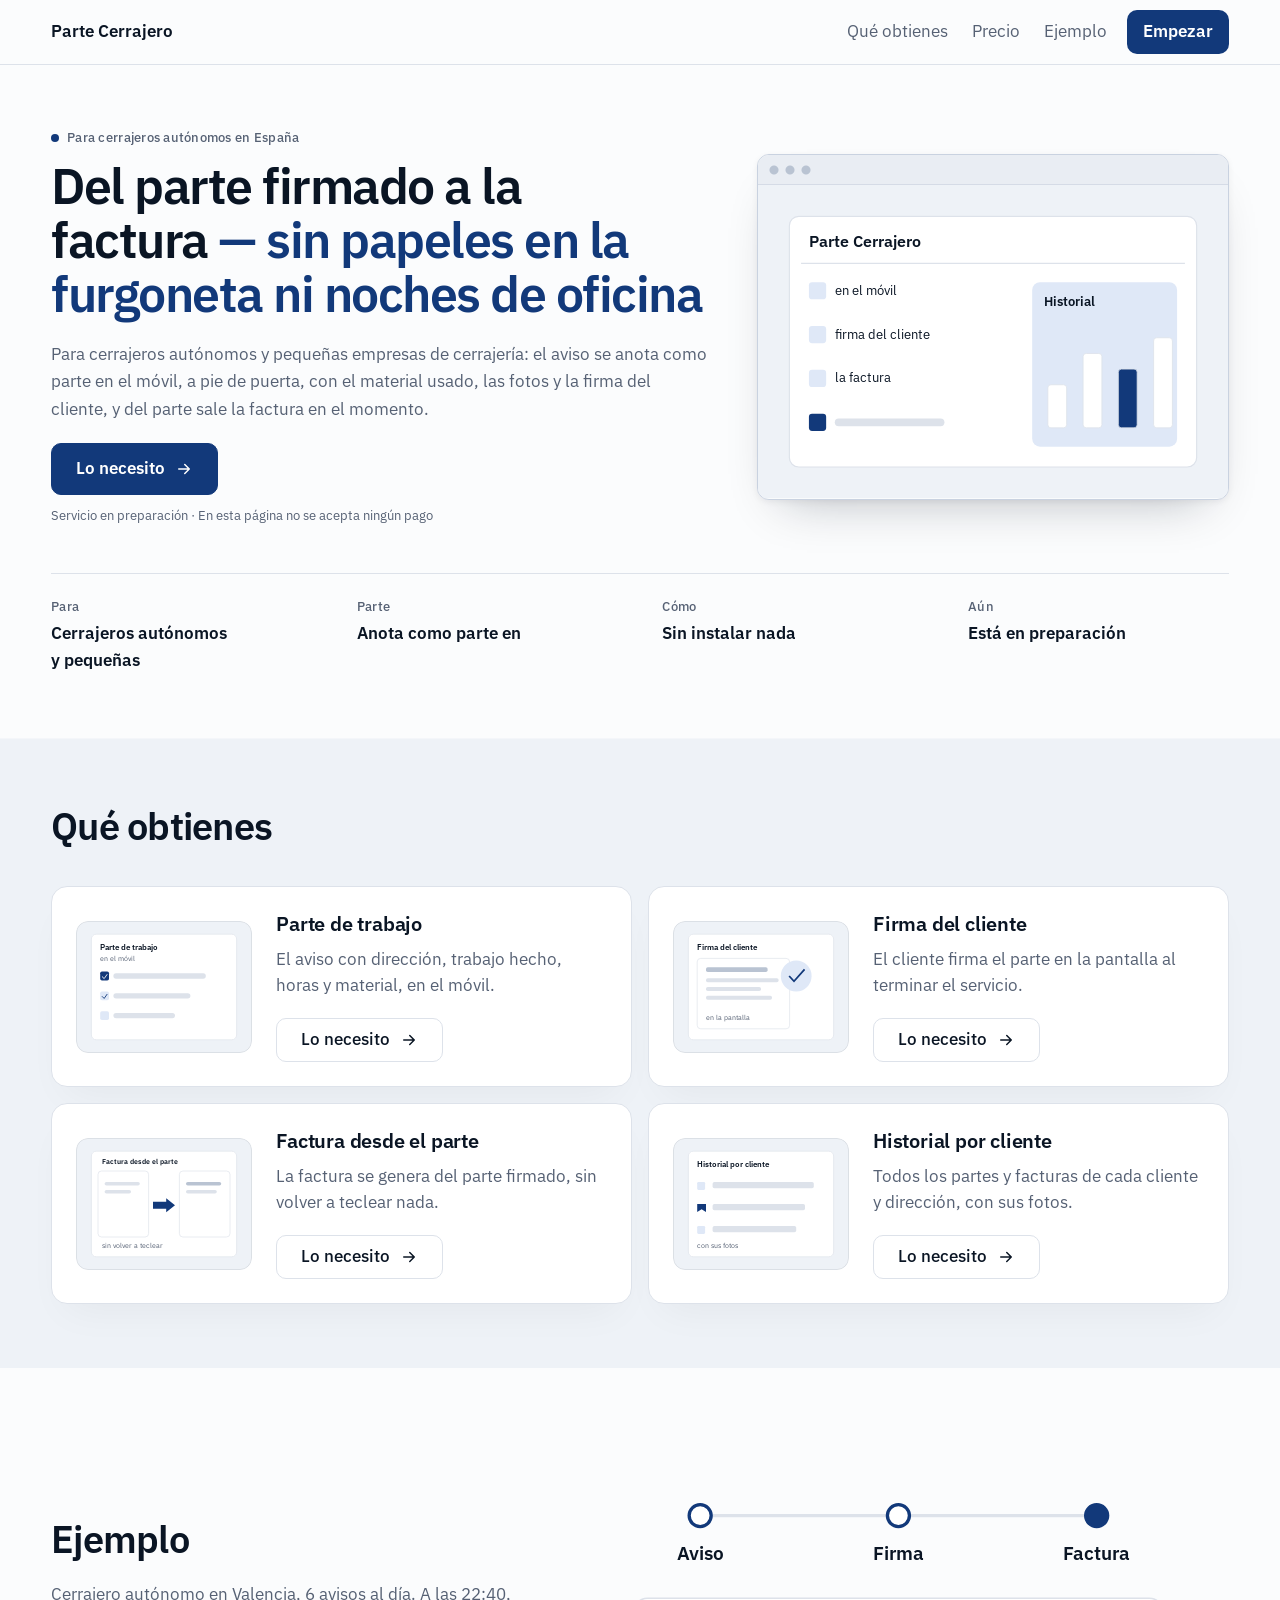
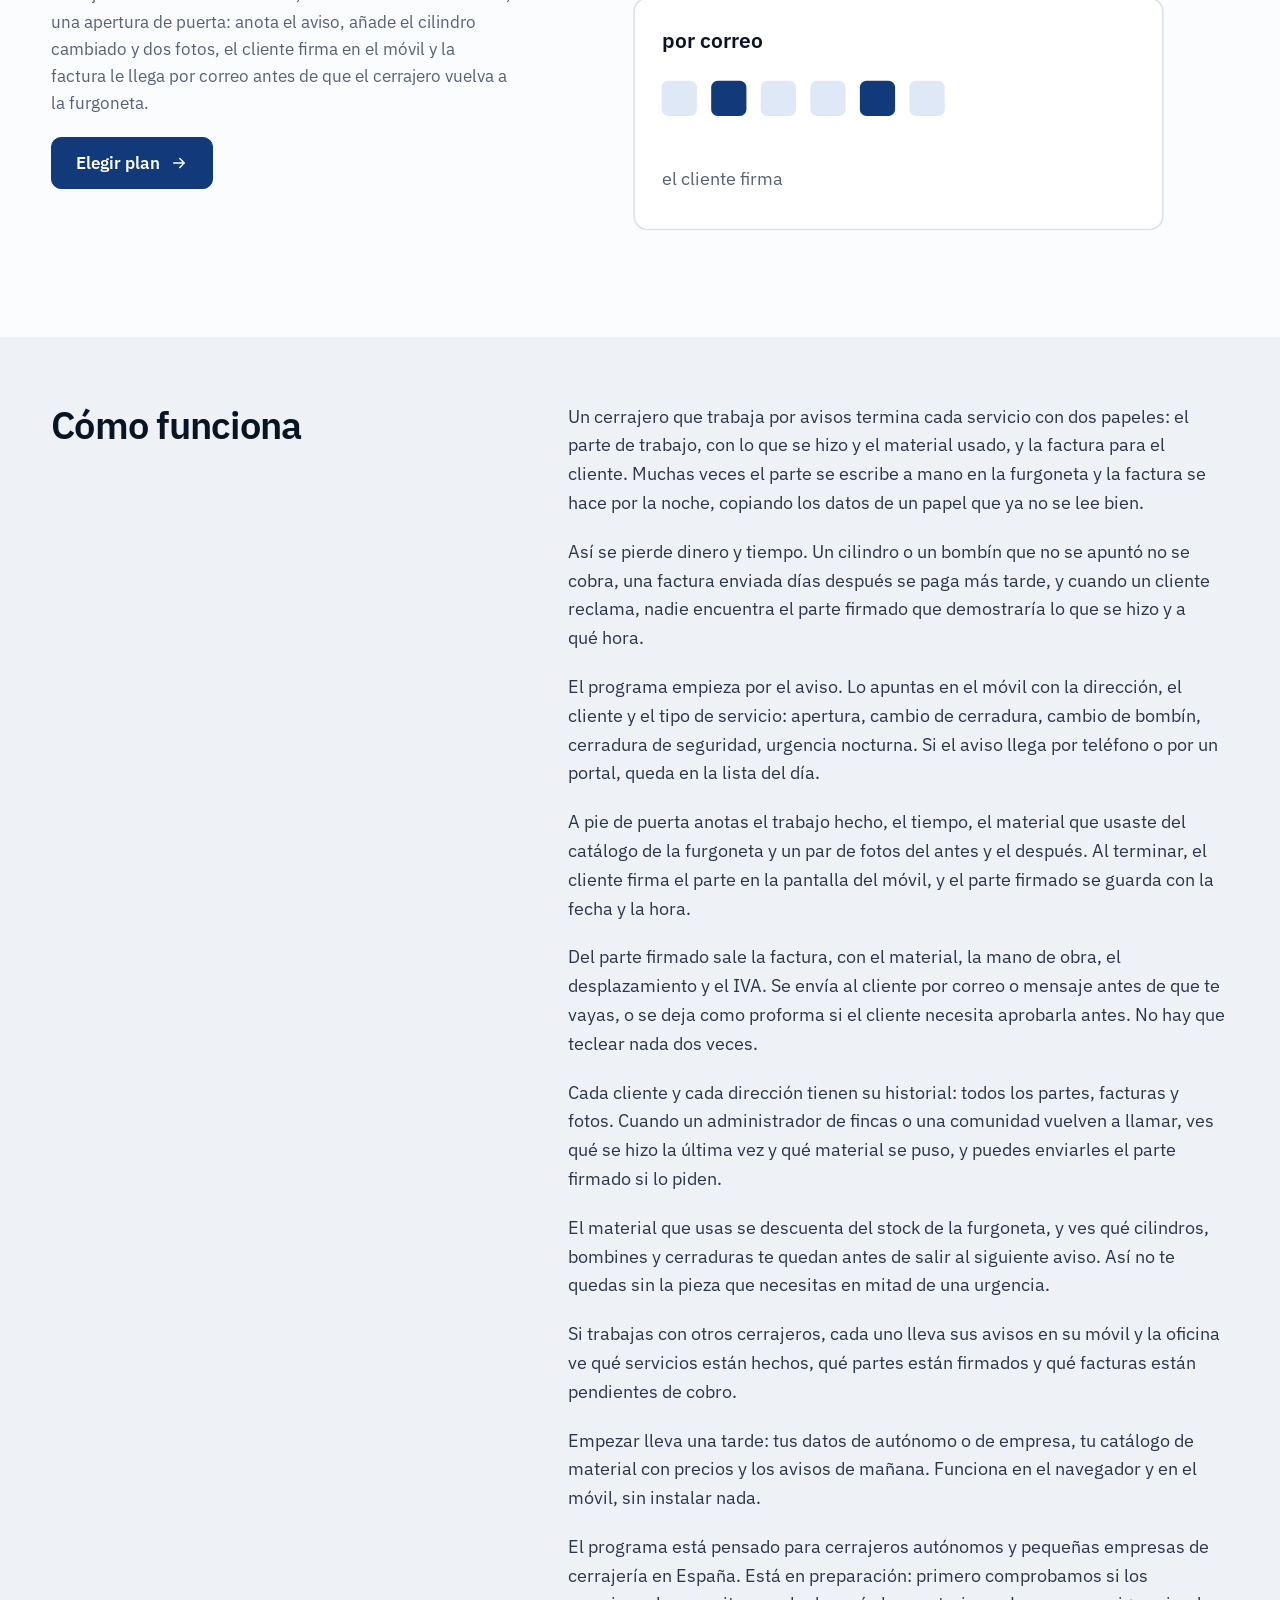
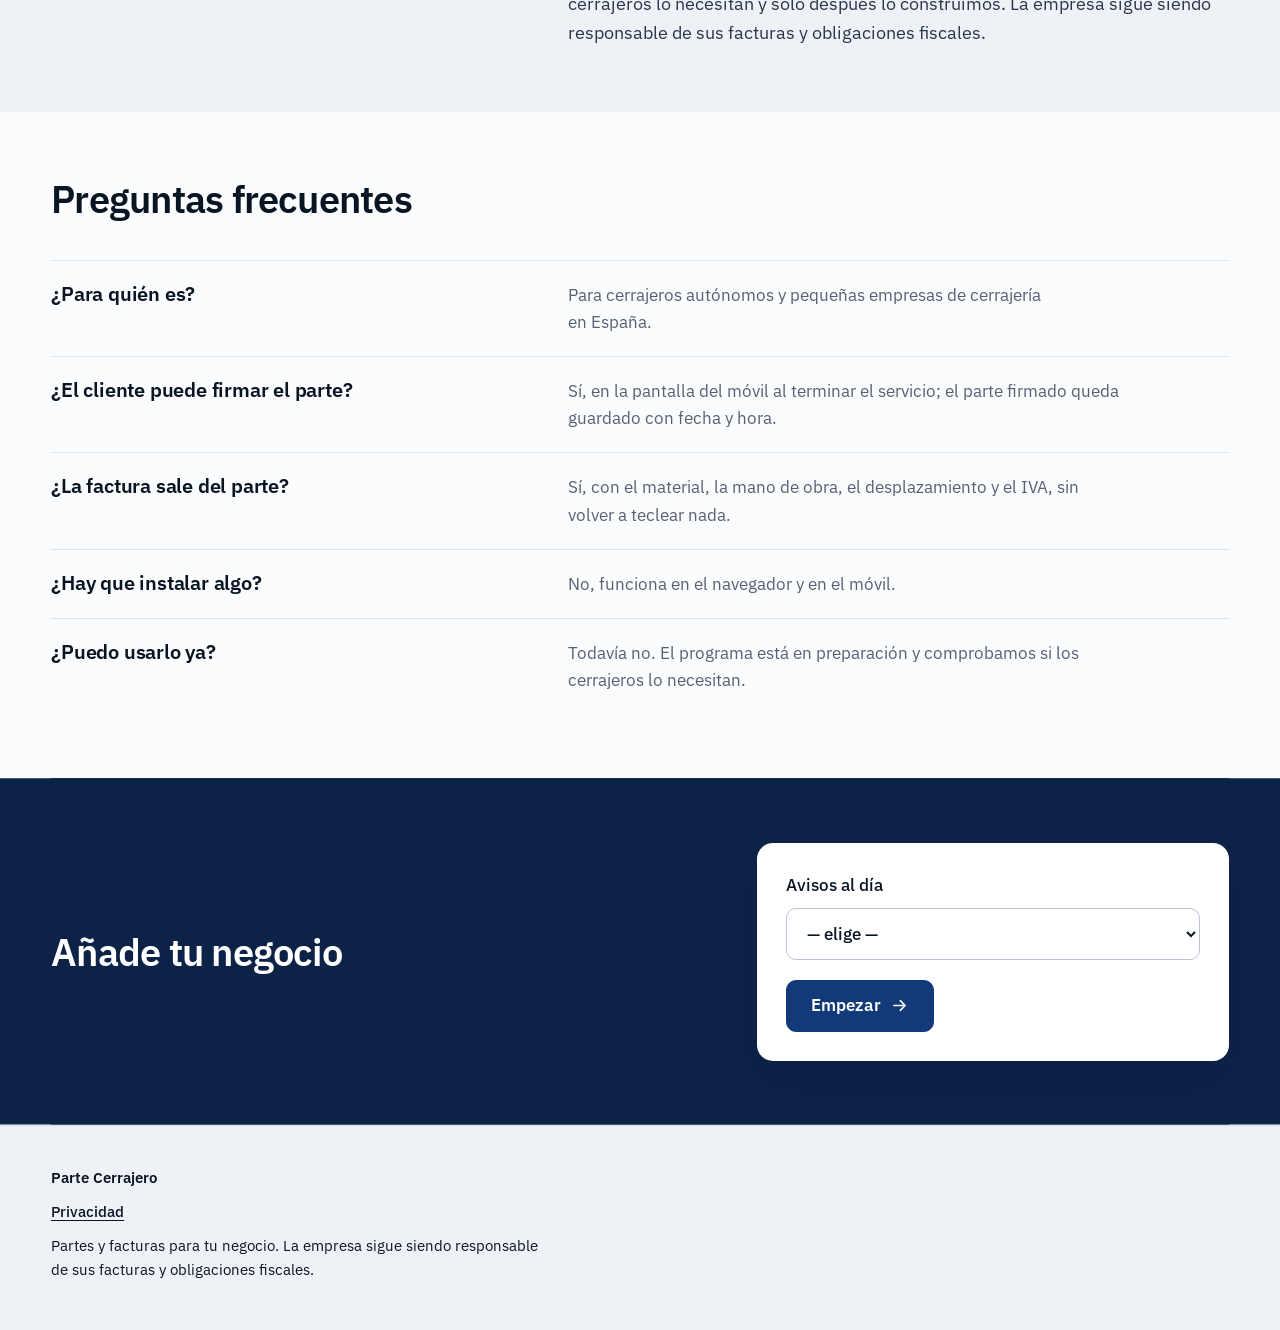
<file: index.html>
<!doctype html>
<html lang="es-ES">
<head>
<meta charset="utf-8">
<!-- Google Tag Manager -->
<script>(function(w,d,s,l,i){w[l]=w[l]||[];w[l].push({'gtm.start':
new Date().getTime(),event:'gtm.js'});var f=d.getElementsByTagName(s)[0],
j=d.createElement(s),dl=l!='dataLayer'?'&l='+l:'';j.async=true;j.src=
'https://www.googletagmanager.com/gtm.js?id='+i+dl;f.parentNode.insertBefore(j,f);
})(window,document,'script','dataLayer','GTM-NQFFMW6K');</script>
<!-- End Google Tag Manager -->
<meta name="viewport" content="width=device-width,initial-scale=1">
<link rel="canonical" href="https://cerrajeros.dokufile.com/">
<title>Programa para cerrajeros — parte firmado y factura</title>
<meta name="description" content="Para cerrajeros autónomos: el aviso como parte a pie de puerta, con material y firma del cliente, y del parte sale la factura sin reescribir.">
<link rel="icon" href="favicon.svg">
<link rel="stylesheet" href="style.css">
<link rel="preconnect" href="https://fonts.googleapis.com">
<link rel="preconnect" href="https://fonts.gstatic.com" crossorigin>
<link rel="stylesheet" href="https://fonts.googleapis.com/css2?family=IBM+Plex+Sans:wght@400;500;600&display=swap">
<link rel="stylesheet" href="variant.css">
<script src="smoke.js" defer></script>
<!-- faq-jsonld:start -->
<script type="application/ld+json">
{
 "@context": "https://schema.org",
 "@type": "FAQPage",
 "mainEntity": [
  {
   "@type": "Question",
   "name": "¿Para quién es?",
   "acceptedAnswer": {
    "@type": "Answer",
    "text": "Para cerrajeros autónomos y pequeñas empresas de cerrajería en España."
   }
  },
  {
   "@type": "Question",
   "name": "¿El cliente puede firmar el parte?",
   "acceptedAnswer": {
    "@type": "Answer",
    "text": "Sí, en la pantalla del móvil al terminar el servicio; el parte firmado queda guardado con fecha y hora."
   }
  },
  {
   "@type": "Question",
   "name": "¿La factura sale del parte?",
   "acceptedAnswer": {
    "@type": "Answer",
    "text": "Sí, con el material, la mano de obra, el desplazamiento y el IVA, sin volver a teclear nada."
   }
  },
  {
   "@type": "Question",
   "name": "¿Hay que instalar algo?",
   "acceptedAnswer": {
    "@type": "Answer",
    "text": "No, funciona en el navegador y en el móvil."
   }
  },
  {
   "@type": "Question",
   "name": "¿Puedo usarlo ya?",
   "acceptedAnswer": {
    "@type": "Answer",
    "text": "Todavía no. El programa está en preparación y comprobamos si los cerrajeros lo necesitan."
   }
  }
 ]
}
</script>
<!-- faq-jsonld:end -->
</head>
<body>
<!-- Google Tag Manager (noscript) -->
<noscript><iframe src="https://www.googletagmanager.com/ns.html?id=GTM-NQFFMW6K"
height="0" width="0" style="display:none;visibility:hidden"></iframe></noscript>
<!-- End Google Tag Manager (noscript) -->

<header><div class="shell">
  <a class="home" href="index.html" data-ev="click_logo_home">Parte Cerrajero</a>
  <nav><a href="#que" data-ev="click_nav_que">Qué obtienes</a><a href="price.html" data-ev="click_nav_precio">Precio</a><a href="#ejemplo" data-ev="click_nav_ejemplo">Ejemplo</a><a href="#start" data-ev="click_nav_start">Empezar</a></nav>
</div></header>

<main class="shell">
  <section class="split">
    <div class="stack">
      <p class="meta rise"><span class="dot"></span> Para cerrajeros autónomos en España</p>
      <h1 class="rise" style="--i:1" data-len="long">Del parte firmado a la factura&nbsp;<span class="soft">— sin papeles en la furgoneta ni noches de oficina</span></h1>
      <p class="rise" style="--i:2">Para cerrajeros autónomos y pequeñas empresas de cerrajería: el aviso se anota como parte en el móvil, a pie de puerta, con el material usado, las fotos y la firma del cliente, y del parte sale la factura en el momento.</p>
      <a class="button rise" style="--i:3" href="price.html" data-ev="cta_click">Lo necesito</a>
      <p class="meta rise" style="--i:4">Servicio en preparación · En esta página no se acepta ningún pago</p>
    </div>
    <figure class="window rise" style="--i:2"><svg aria-hidden="true" focusable="false" class="shot" xmlns="http://www.w3.org/2000/svg" viewBox="0 0 1200 800"><rect width="1200" height="800" fill="#eef2f7" /><rect x="80" y="80" width="1040" height="640" rx="24" fill="#ffffff" stroke="#dde2ea" stroke-width="3" /><text x="130" y="158" font-size="40" fill="#0a1524" font-weight="600">Parte Cerrajero</text><line x1="110" y1="200" x2="1090" y2="200" stroke="#dde2ea" stroke-width="3" fill="none" /><rect x="130" y="248" width="44" height="44" rx="8" fill="#dfe8f7" /><text x="196" y="280" font-size="32" fill="#0a1524">en el móvil</text><rect x="130" y="360" width="44" height="44" rx="8" fill="#dfe8f7" /><text x="196" y="392" font-size="32" fill="#0a1524">firma del cliente</text><rect x="130" y="472" width="44" height="44" rx="8" fill="#dfe8f7" /><text x="196" y="504" font-size="32" fill="#0a1524">la factura</text><rect x="130" y="584" width="44" height="44" rx="8" fill="#12397a" /><rect x="196" y="596" width="280" height="20" rx="10" fill="#dde2ea" /><rect x="700" y="248" width="370" height="420" rx="20" fill="#dfe8f7" /><text x="730" y="310" font-size="34" fill="#0a1524" font-weight="600">Historial</text><rect x="740" y="510" width="48" height="110" rx="8" fill="#ffffff" stroke="#dde2ea" stroke-width="2" /><rect x="830" y="430" width="48" height="190" rx="8" fill="#ffffff" stroke="#dde2ea" stroke-width="2" /><rect x="920" y="470" width="48" height="150" rx="8" fill="#12397a" stroke="#dde2ea" stroke-width="2" /><rect x="1010" y="390" width="48" height="230" rx="8" fill="#ffffff" stroke="#dde2ea" stroke-width="2" /></svg></figure>
    <dl class="facts">
      <div><dt>Para</dt><dd>Cerrajeros autónomos y pequeñas</dd></div>
      <div><dt>Parte</dt><dd>Anota como parte en</dd></div>
      <div><dt>Cómo</dt><dd>Sin instalar nada</dd></div>
      <div><dt>Aún</dt><dd>Está en preparación</dd></div>
    </dl>
  </section>

  <section id="que" data-view="features_view">
    <div class="stack"><h2>Qué obtienes</h2></div>
    <div class="bento">
      <article class="tile stack reveal">
        <div class="art"><svg aria-hidden="true" focusable="false" xmlns="http://www.w3.org/2000/svg" viewBox="0 0 800 600"><rect width="800" height="600" fill="#eef2f7" /><rect x="70" y="60" width="660" height="480" rx="22" fill="#ffffff" stroke="#dde2ea" stroke-width="3" /><text x="110" y="130" font-size="36" fill="#0a1524" font-weight="600">Parte de trabajo</text><text x="110" y="180" font-size="30" fill="#566174">en el móvil</text><rect x="110" y="230" width="40" height="40" rx="8" fill="#12397a" /><rect x="170" y="238" width="420" height="24" rx="12" fill="#dde2ea" /><polyline points="118,252 128,262 142,242" fill="none" stroke="#ffffff" stroke-width="4" /><rect x="110" y="320" width="40" height="40" rx="8" fill="#dfe8f7" /><rect x="170" y="328" width="350" height="24" rx="12" fill="#dde2ea" /><polyline points="118,342 128,352 142,332" fill="none" stroke="#12397a" stroke-width="4" /><rect x="110" y="410" width="40" height="40" rx="8" fill="#dfe8f7" /><rect x="170" y="418" width="280" height="24" rx="12" fill="#dde2ea" /></svg></div>
        <h3>Parte de trabajo</h3><p>El aviso con dirección, trabajo hecho, horas y material, en el móvil.</p>
        <a class="button quiet" href="price.html" data-ev="feature_parte">Lo necesito</a>
      </article>
      <article class="tile stack reveal">
        <div class="art"><svg aria-hidden="true" focusable="false" xmlns="http://www.w3.org/2000/svg" viewBox="0 0 800 600"><rect width="800" height="600" fill="#eef2f7" /><rect x="70" y="60" width="660" height="480" rx="22" fill="#ffffff" stroke="#dde2ea" stroke-width="3" /><text x="110" y="130" font-size="36" fill="#0a1524" font-weight="600">Firma del cliente</text><rect x="110" y="170" width="420" height="320" rx="16" fill="#ffffff" stroke="#dde2ea" stroke-width="3" /><rect x="150" y="210" width="280" height="22" rx="8" fill="#b9c3d2" /><rect x="150" y="260" width="330" height="18" rx="8" fill="#dde2ea" /><rect x="150" y="300" width="250" height="18" rx="8" fill="#dde2ea" /><rect x="150" y="340" width="300" height="18" rx="8" fill="#dde2ea" /><circle cx="560" cy="250" r="70" fill="#dfe8f7" /><polyline points="528,250 550,274 598,220" fill="none" stroke="#12397a" stroke-width="8" /><text x="150" y="450" font-size="30" fill="#566174">en la pantalla</text></svg></div>
        <h3>Firma del cliente</h3><p>El cliente firma el parte en la pantalla al terminar el servicio.</p>
        <a class="button quiet" href="price.html" data-ev="feature_firma">Lo necesito</a>
      </article>
      <article class="tile stack reveal">
        <div class="art"><svg aria-hidden="true" focusable="false" xmlns="http://www.w3.org/2000/svg" viewBox="0 0 800 600"><rect width="800" height="600" fill="#eef2f7" /><rect x="70" y="60" width="660" height="480" rx="22" fill="#ffffff" stroke="#dde2ea" stroke-width="3" /><rect x="100" y="150" width="230" height="300" rx="16" fill="#ffffff" stroke="#dde2ea" stroke-width="3" /><rect x="470" y="150" width="230" height="300" rx="16" fill="#ffffff" stroke="#dde2ea" stroke-width="3" /><rect x="130" y="200" width="160" height="16" rx="8" fill="#dde2ea" /><rect x="130" y="236" width="120" height="16" rx="8" fill="#dde2ea" /><rect x="500" y="200" width="160" height="16" rx="8" fill="#b9c3d2" /><rect x="500" y="236" width="140" height="16" rx="8" fill="#dde2ea" /><polygon points="350,290 410,290 410,274 450,306 410,338 410,322 350,322" fill="#12397a" /><text x="120" y="120" font-size="32" fill="#0a1524" font-weight="600">Factura desde el parte</text><text x="120" y="500" font-size="30" fill="#566174">sin volver a teclear</text></svg></div>
        <h3>Factura desde el parte</h3><p>La factura se genera del parte firmado, sin volver a teclear nada.</p>
        <a class="button quiet" href="price.html" data-ev="feature_factura">Lo necesito</a>
      </article>
      <article class="tile stack reveal">
        <div class="art"><svg aria-hidden="true" focusable="false" xmlns="http://www.w3.org/2000/svg" viewBox="0 0 800 600"><rect width="800" height="600" fill="#eef2f7" /><rect x="70" y="60" width="660" height="480" rx="22" fill="#ffffff" stroke="#dde2ea" stroke-width="3" /><text x="110" y="130" font-size="36" fill="#0a1524" font-weight="600">Historial por cliente</text><rect x="180" y="200" width="460" height="28" rx="8" fill="#dde2ea" /><rect x="110" y="200" width="36" height="36" rx="6" fill="#dfe8f7" /><rect x="180" y="300" width="420" height="28" rx="8" fill="#dde2ea" /><polygon points="110,300 150,300 150,336 130,324 110,336" fill="#12397a" /><rect x="180" y="400" width="380" height="28" rx="8" fill="#dde2ea" /><rect x="110" y="400" width="36" height="36" rx="6" fill="#dfe8f7" /><text x="110" y="500" font-size="30" fill="#566174">con sus fotos</text></svg></div>
        <h3>Historial por cliente</h3><p>Todos los partes y facturas de cada cliente y dirección, con sus fotos.</p>
        <a class="button quiet" href="price.html" data-ev="feature_historial">Lo necesito</a>
      </article>
    </div>
  </section>

  <section id="ejemplo" data-view="example_view" class="split flip">
    <div class="stack">
      <h2>Ejemplo</h2>
      <p>Cerrajero autónomo en Valencia, 6 avisos al día. A las 22:40, una apertura de puerta: anota el aviso, añade el cilindro cambiado y dos fotos, el cliente firma en el móvil y la factura le llega por correo antes de que el cerrajero vuelva a la furgoneta.</p>
    <a class="button" href="price.html" data-ev="click_cta_after_example">Elegir plan</a>
    </div>
<svg aria-hidden="true" focusable="false" class="shot reveal" xmlns="http://www.w3.org/2000/svg" viewBox="0 0 1200 800"><rect width="1200" height="800" fill="#eef2f7" /><line x1="240" y1="150" x2="960" y2="150" stroke="#dde2ea" stroke-width="6" fill="none" /><circle cx="240" cy="150" r="20" fill="#ffffff" stroke="#12397a" stroke-width="6" /><text x="240" y="230" font-size="34" fill="#0a1524" font-weight="600" text-anchor="middle">Aviso</text><circle cx="600" cy="150" r="20" fill="#ffffff" stroke="#12397a" stroke-width="6" /><text x="600" y="230" font-size="34" fill="#0a1524" font-weight="600" text-anchor="middle">Firma</text><circle cx="960" cy="150" r="20" fill="#12397a" stroke="#12397a" stroke-width="6" /><text x="960" y="230" font-size="34" fill="#0a1524" font-weight="600" text-anchor="middle">Factura</text><rect x="120" y="300" width="960" height="420" rx="24" fill="#ffffff" stroke="#dde2ea" stroke-width="3" /><text x="170" y="390" font-size="38" fill="#0a1524" font-weight="600">por correo</text><rect x="170" y="450" width="64" height="64" rx="12" fill="#dfe8f7" /><rect x="260" y="450" width="64" height="64" rx="12" fill="#12397a" /><rect x="350" y="450" width="64" height="64" rx="12" fill="#dfe8f7" /><rect x="440" y="450" width="64" height="64" rx="12" fill="#dfe8f7" /><rect x="530" y="450" width="64" height="64" rx="12" fill="#12397a" /><rect x="620" y="450" width="64" height="64" rx="12" fill="#dfe8f7" /><text x="170" y="640" font-size="32" fill="#566174">el cliente firma</text></svg>
  </section>
<!-- seo-tekst:start -->
  <section id="opis" class="split flip">
    <div class="stack"><h2>Cómo funciona</h2></div>
    <div class="stack">
      <p>Un cerrajero que trabaja por avisos termina cada servicio con dos papeles: el parte de trabajo, con lo que se hizo y el material usado, y la factura para el cliente. Muchas veces el parte se escribe a mano en la furgoneta y la factura se hace por la noche, copiando los datos de un papel que ya no se lee bien.</p>
    <p>Así se pierde dinero y tiempo. Un cilindro o un bombín que no se apuntó no se cobra, una factura enviada días después se paga más tarde, y cuando un cliente reclama, nadie encuentra el parte firmado que demostraría lo que se hizo y a qué hora.</p>
    <p>El programa empieza por el aviso. Lo apuntas en el móvil con la dirección, el cliente y el tipo de servicio: apertura, cambio de cerradura, cambio de bombín, cerradura de seguridad, urgencia nocturna. Si el aviso llega por teléfono o por un portal, queda en la lista del día.</p>
    <p>A pie de puerta anotas el trabajo hecho, el tiempo, el material que usaste del catálogo de la furgoneta y un par de fotos del antes y el después. Al terminar, el cliente firma el parte en la pantalla del móvil, y el parte firmado se guarda con la fecha y la hora.</p>
    <p>Del parte firmado sale la factura, con el material, la mano de obra, el desplazamiento y el IVA. Se envía al cliente por correo o mensaje antes de que te vayas, o se deja como proforma si el cliente necesita aprobarla antes. No hay que teclear nada dos veces.</p>
    <p>Cada cliente y cada dirección tienen su historial: todos los partes, facturas y fotos. Cuando un administrador de fincas o una comunidad vuelven a llamar, ves qué se hizo la última vez y qué material se puso, y puedes enviarles el parte firmado si lo piden.</p>
    <p>El material que usas se descuenta del stock de la furgoneta, y ves qué cilindros, bombines y cerraduras te quedan antes de salir al siguiente aviso. Así no te quedas sin la pieza que necesitas en mitad de una urgencia.</p>
    <p>Si trabajas con otros cerrajeros, cada uno lleva sus avisos en su móvil y la oficina ve qué servicios están hechos, qué partes están firmados y qué facturas están pendientes de cobro.</p>
    <p>Empezar lleva una tarde: tus datos de autónomo o de empresa, tu catálogo de material con precios y los avisos de mañana. Funciona en el navegador y en el móvil, sin instalar nada.</p>
    <p>El programa está pensado para cerrajeros autónomos y pequeñas empresas de cerrajería en España. Está en preparación: primero comprobamos si los cerrajeros lo necesitan y solo después lo construimos. La empresa sigue siendo responsable de sus facturas y obligaciones fiscales.</p>
    </div>
  </section>
  <section id="faq">
    <div class="stack"><h2>Preguntas frecuentes</h2></div>
    <div class="rows">
      <div class="split flip"><h3>¿Para quién es?</h3><p>Para cerrajeros autónomos y pequeñas empresas de cerrajería en España.</p></div>
      <div class="split flip"><h3>¿El cliente puede firmar el parte?</h3><p>Sí, en la pantalla del móvil al terminar el servicio; el parte firmado queda guardado con fecha y hora.</p></div>
      <div class="split flip"><h3>¿La factura sale del parte?</h3><p>Sí, con el material, la mano de obra, el desplazamiento y el IVA, sin volver a teclear nada.</p></div>
      <div class="split flip"><h3>¿Hay que instalar algo?</h3><p>No, funciona en el navegador y en el móvil.</p></div>
      <div class="split flip"><h3>¿Puedo usarlo ya?</h3><p>Todavía no. El programa está en preparación y comprobamos si los cerrajeros lo necesitan.</p></div>
    </div>
  </section>
<!-- seo-tekst:end -->
  <section id="start" data-view="start_view" class="split">
    <div class="stack">
      <h2>Añade tu negocio</h2>
    </div>
    <div class="tile stack">
      <label>Avisos al día<select data-ev-focus="form_start"><option value="">— elige —</option><option>Hasta 3</option><option>4–8</option><option>9–20</option><option>Más de 20</option></select></label>
      <a class="button" href="price.html" data-ev="form_submit_click">Empezar</a>
    </div>
  </section>
</main>

<footer><div class="shell">
  <p><b>Parte Cerrajero</b></p>
  <p><a href="privacy.html" data-ev="click_legal_privacy">Privacidad</a></p>
  <p>Partes y facturas para tu negocio. La empresa sigue siendo responsable de sus facturas y obligaciones fiscales.</p>
</div></footer>

</body>
</html>
</file>
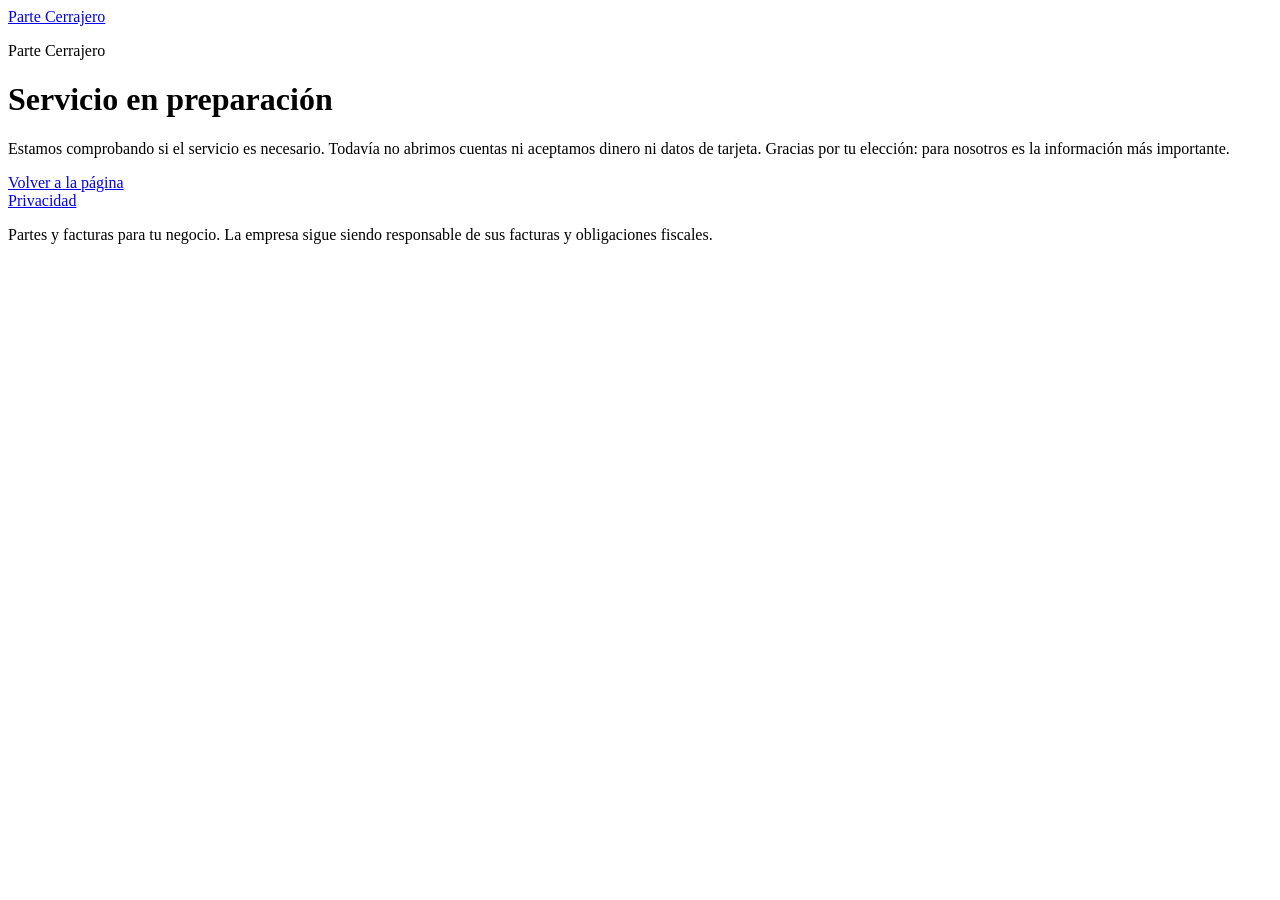
<file: pay.html>
<!doctype html>
<html lang="es-ES">
<head>
<meta charset="utf-8">
<!-- Google Tag Manager -->
<script>(function(w,d,s,l,i){w[l]=w[l]||[];w[l].push({'gtm.start':
new Date().getTime(),event:'gtm.js'});var f=d.getElementsByTagName(s)[0],
j=d.createElement(s),dl=l!='dataLayer'?'&l='+l:'';j.async=true;j.src=
'https://www.googletagmanager.com/gtm.js?id='+i+dl;f.parentNode.insertBefore(j,f);
})(window,document,'script','dataLayer','GTM-NQFFMW6K');</script>
<!-- End Google Tag Manager -->
<meta name="viewport" content="width=device-width,initial-scale=1">
<link rel="canonical" href="https://cerrajeros.dokufile.com/pay.html">
<title>Parte Cerrajero — el pago aún no está disponible</title>
<meta name="robots" content="noindex,nofollow">
<link rel="icon" href="favicon.svg">
<link rel="stylesheet" href="style.css">
<script src="smoke.js" defer></script>
</head>
<body data-page="pay">
<!-- Google Tag Manager (noscript) -->
<noscript><iframe src="https://www.googletagmanager.com/ns.html?id=GTM-NQFFMW6K"
height="0" width="0" style="display:none;visibility:hidden"></iframe></noscript>
<!-- End Google Tag Manager (noscript) -->
<header class="site"><div class="wrap bar">
  <a class="brand" href="index.html" data-ev="click_logo_home"><span class="mark"></span>Parte Cerrajero</a>
</div></header>
<main class="page"><div class="wrap narrow center">
  <p class="eyebrow">Parte Cerrajero</p>
  <h1>Servicio en preparación</h1>
  <p class="lead">Estamos comprobando si el servicio es necesario. Todavía no abrimos cuentas ni aceptamos dinero ni datos de tarjeta. Gracias por tu elección: para nosotros es la información más importante.</p>
  <p class="note" data-show="plan" hidden>Tu elección de plan se ha registrado de forma anónima, sin tus datos.</p>
  <p class="note" data-show="feature" hidden>Tu elección de función se ha registrado de forma anónima, sin tus datos.</p>
  <p class="note" data-show="intent" hidden>Tu solicitud se ha registrado de forma anónima, sin tus datos ni documentos.</p>
  <div class="actions"><a class="btn primary" href="index.html" data-ev="click_back">Volver a la página</a></div>
  <p class="note" data-show="sent" hidden>Gracias: te escribiremos una sola vez, cuando el servicio empiece.</p>
  <div id="email-box" class="card" style="margin:44px auto 0;max-width:560px;text-align:left"><h2>Aviso de lanzamiento</h2><p>Si quieres, deja tu correo electrónico y te enviaremos un solo mensaje cuando el servicio empiece. El campo es opcional.</p><div data-form-slot></div><p class="note" style="margin:6px 0 0"><a href="privacy.html" data-ev="click_legal_privacy">Privacidad</a></p></div>
</div></main>
<footer class="site-foot"><div class="wrap">
  <p style="margin:0"><a href="privacy.html" data-ev="click_legal_privacy">Privacidad</a></p>
  <p class="muted">Partes y facturas para tu negocio. La empresa sigue siendo responsable de sus facturas y obligaciones fiscales.</p>
</div></footer>
</body>
</html>
</file>
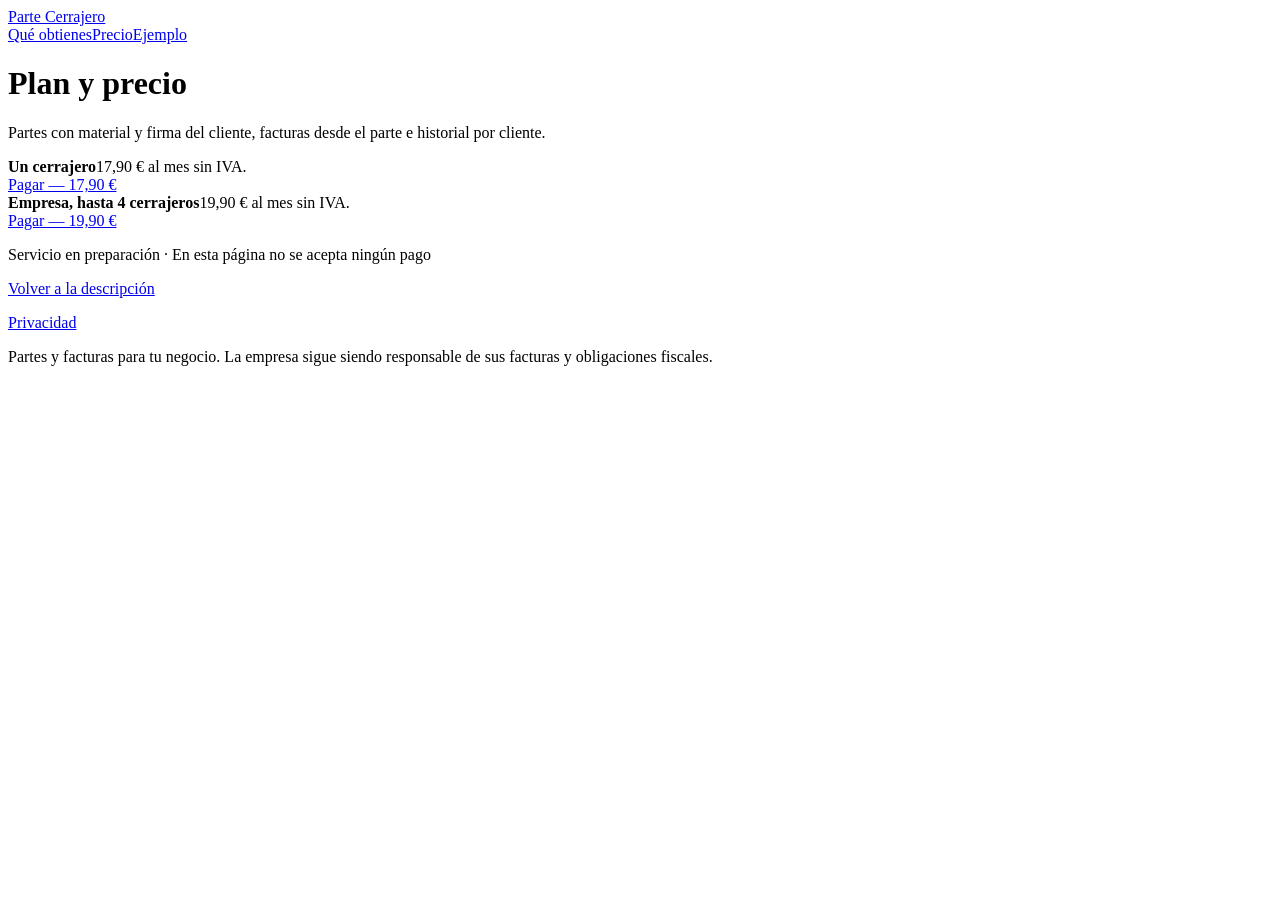
<file: price.html>
<!doctype html>
<html lang="es-ES">
<head>
<meta charset="utf-8">
<!-- Google Tag Manager -->
<script>(function(w,d,s,l,i){w[l]=w[l]||[];w[l].push({'gtm.start':
new Date().getTime(),event:'gtm.js'});var f=d.getElementsByTagName(s)[0],
j=d.createElement(s),dl=l!='dataLayer'?'&l='+l:'';j.async=true;j.src=
'https://www.googletagmanager.com/gtm.js?id='+i+dl;f.parentNode.insertBefore(j,f);
})(window,document,'script','dataLayer','GTM-NQFFMW6K');</script>
<!-- End Google Tag Manager -->
<meta name="viewport" content="width=device-width,initial-scale=1">
<link rel="canonical" href="https://cerrajeros.dokufile.com/price.html">
<title>Precio — programa para cerrajeros</title>
<meta name="description" content="Precio mensual del programa de partes de trabajo firmados y facturas para cerrajeros.">
<link rel="icon" href="favicon.svg">
<link rel="stylesheet" href="style.css">
<script src="smoke.js" defer></script>
<script>
  /* Página de precios abierta — price_view vía smoke.js (window.smokeTrack). */
  document.addEventListener("DOMContentLoaded", function () { if (window.smokeTrack) window.smokeTrack("price_view"); });
</script>
</head>
<body data-page="price">
<!-- Google Tag Manager (noscript) -->
<noscript><iframe src="https://www.googletagmanager.com/ns.html?id=GTM-NQFFMW6K"
height="0" width="0" style="display:none;visibility:hidden"></iframe></noscript>
<!-- End Google Tag Manager (noscript) -->

<header><div class="wrap">
  <div class="logo"><a href="index.html" data-ev="click_logo_home">Parte Cerrajero</a></div>
  <nav class="top"><a href="index.html#que" data-ev="click_nav_que">Qué obtienes</a><a href="price.html" data-ev="click_nav_precio">Precio</a><a href="index.html#ejemplo" data-ev="click_nav_ejemplo">Ejemplo</a></nav>
</div></header>

<div class="wrap">
  <div class="hero">
    <h1>Plan y precio</h1>
    <p class="sub">Partes con material y firma del cliente, facturas desde el parte e historial por cliente.</p>
  </div>

  <section id="precio">
    <div class="grid">
      <div class="card"><b>Un cerrajero</b><span>17,90 € al mes sin IVA.</span><br><a class="btn" href="pay.html?plan=autonomo" data-ev="payment_click click_pay_autonomo">Pagar — 17,90 €</a></div>
      <div class="card"><b>Empresa, hasta 4 cerrajeros</b><span>19,90 € al mes sin IVA.</span><br><a class="btn" href="pay.html?plan=empresa" data-ev="payment_click click_pay_empresa">Pagar — 19,90 €</a></div>
    </div>
    <p class="cta-note">Servicio en preparación · En esta página no se acepta ningún pago</p>
    <div class="actions"><a class="btn" href="index.html" data-ev="click_back">Volver a la descripción</a></div>
  </section>
</div>

<footer><div class="wrap">
  <p><a href="privacy.html" data-ev="click_legal_privacy">Privacidad</a></p>
  <p class="muted">Partes y facturas para tu negocio. La empresa sigue siendo responsable de sus facturas y obligaciones fiscales.</p>
</div></footer>

</body>
</html>
</file>
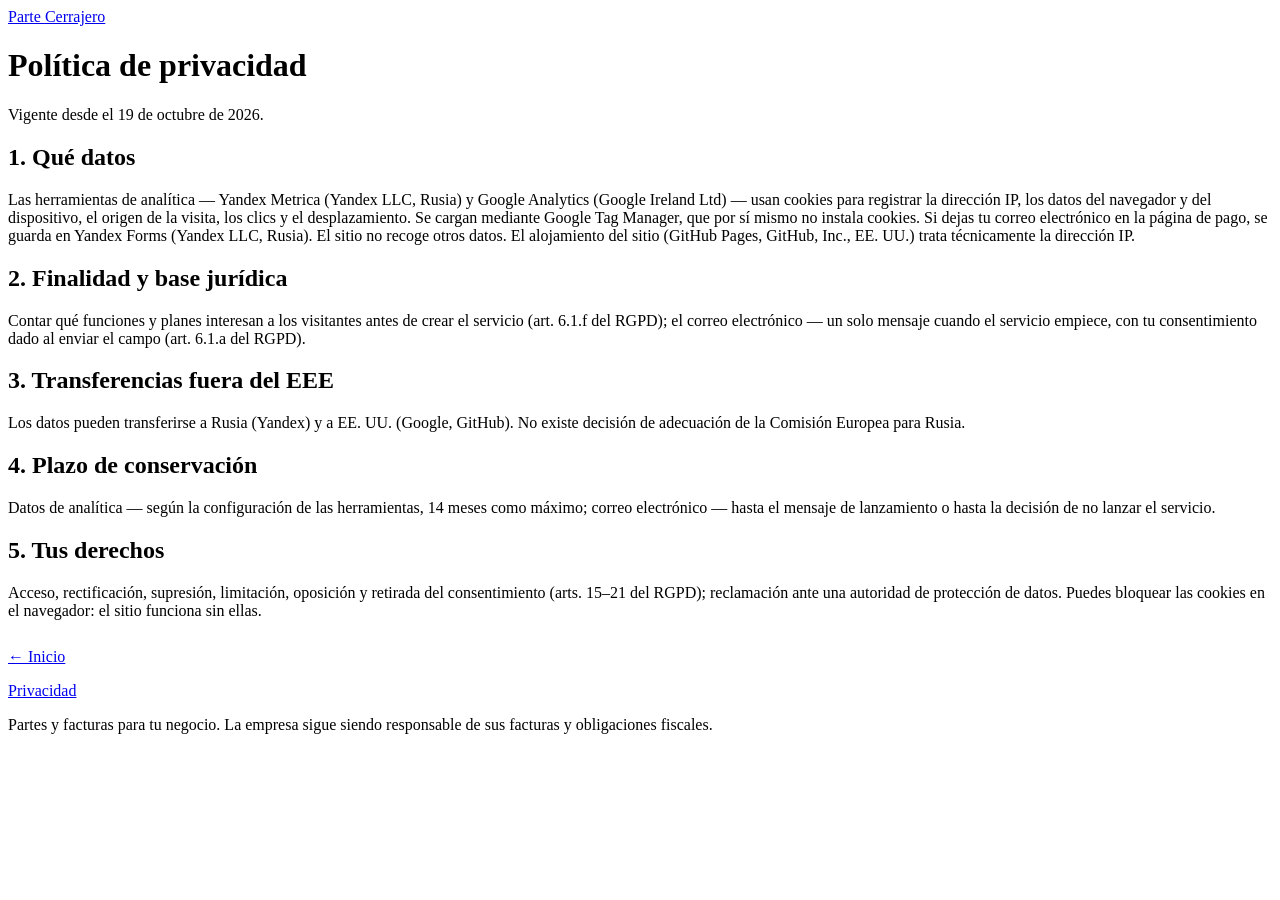
<file: privacy.html>
<!doctype html>
<html lang="es-ES">
<head>
<meta charset="utf-8">
<!-- Google Tag Manager -->
<script>(function(w,d,s,l,i){w[l]=w[l]||[];w[l].push({'gtm.start':
new Date().getTime(),event:'gtm.js'});var f=d.getElementsByTagName(s)[0],
j=d.createElement(s),dl=l!='dataLayer'?'&l='+l:'';j.async=true;j.src=
'https://www.googletagmanager.com/gtm.js?id='+i+dl;f.parentNode.insertBefore(j,f);
})(window,document,'script','dataLayer','GTM-NQFFMW6K');</script>
<!-- End Google Tag Manager -->
<meta name="viewport" content="width=device-width,initial-scale=1">
<link rel="canonical" href="https://cerrajeros.dokufile.com/privacy.html">
<title>Parte Cerrajero — Política de privacidad</title>
<meta name="description" content="Parte Cerrajero: qué datos recoge el sitio, para qué, adónde van, cuánto se conservan y sus derechos.">
<link rel="icon" href="favicon.svg">
<link rel="stylesheet" href="style.css">
<script src="smoke.js" defer></script>
</head>
<body>
<!-- Google Tag Manager (noscript) -->
<noscript><iframe src="https://www.googletagmanager.com/ns.html?id=GTM-NQFFMW6K"
height="0" width="0" style="display:none;visibility:hidden"></iframe></noscript>
<!-- End Google Tag Manager (noscript) -->
<header class="site"><div class="wrap bar">
  <a class="brand" href="index.html" data-ev="click_logo_home"><span class="mark"></span>Parte Cerrajero</a>
</div></header>
<main class="page"><div class="wrap narrow doc">
  <h1>Política de privacidad</h1>
  <p class="lead">Vigente desde el 19 de octubre de 2026.</p>
  <h2>1. Qué datos</h2>
  <p>Las herramientas de analítica — Yandex Metrica (Yandex LLC, Rusia) y Google Analytics (Google Ireland Ltd) — usan cookies para registrar la dirección IP, los datos del navegador y del dispositivo, el origen de la visita, los clics y el desplazamiento. Se cargan mediante Google Tag Manager, que por sí mismo no instala cookies. Si dejas tu correo electrónico en la página de pago, se guarda en Yandex Forms (Yandex LLC, Rusia). El sitio no recoge otros datos. El alojamiento del sitio (GitHub Pages, GitHub, Inc., EE. UU.) trata técnicamente la dirección IP.</p>
  <h2>2. Finalidad y base jurídica</h2>
  <p>Contar qué funciones y planes interesan a los visitantes antes de crear el servicio (art. 6.1.f del RGPD); el correo electrónico — un solo mensaje cuando el servicio empiece, con tu consentimiento dado al enviar el campo (art. 6.1.a del RGPD).</p>
  <h2>3. Transferencias fuera del EEE</h2>
  <p>Los datos pueden transferirse a Rusia (Yandex) y a EE. UU. (Google, GitHub). No existe decisión de adecuación de la Comisión Europea para Rusia.</p>
  <h2>4. Plazo de conservación</h2>
  <p>Datos de analítica — según la configuración de las herramientas, 14 meses como máximo; correo electrónico — hasta el mensaje de lanzamiento o hasta la decisión de no lanzar el servicio.</p>
  <h2>5. Tus derechos</h2>
  <p>Acceso, rectificación, supresión, limitación, oposición y retirada del consentimiento (arts. 15–21 del RGPD); reclamación ante una autoridad de protección de datos. Puedes bloquear las cookies en el navegador: el sitio funciona sin ellas.</p>
  <p style="margin-top:28px"><a href="index.html" data-ev="click_legal_back">&larr; Inicio</a></p>
</div></main>
<footer class="site-foot"><div class="wrap">
  <p style="margin:0"><a href="privacy.html" data-ev="click_legal_privacy">Privacidad</a></p>
  <p class="muted">Partes y facturas para tu negocio. La empresa sigue siendo responsable de sus facturas y obligaciones fiscales.</p>
</div></footer>
</body>
</html>
</file>
<file: style.css>
/* Общая база смоков (СМ-23): стиль — один на все смоки, правит «Смоки» в super-romeo/smoki-base. */
@import url("https://super-romeo.github.io/smoki-base/v1/style.css");
</file>
<file: variant.css>
/* Final sample v13 — one layer (СМ-45): tokens in :root, then general rules.
   Owner's ten choices: layout 17 · IBM Plex Sans · navy palette · background 06 (grey bands, dark form band) ·
   shape 02 (medium radius) · cards 05 (2×2, picture on the side) · hero 07 (picture in a window frame) ·
   density 02 (compact) · header 07 (button in header, light-grey footer) · motion 04 (load cascade only).
   Four commands on top: polish (whole) · emil-design-eng (interaction layer, no image placeholder colour) ·
   mobile-native (safe areas, footer press) · typeset (measure, leading and tracking per role, fallback face). */

/* fallback with Plex metrics: the swap from Segoe UI / Arial does not reflow lines */
@font-face { font-family: "Plex Fallback"; src: local("Segoe UI"), local("Arial"); size-adjust: 101.7%; ascent-override: 100.8%; descent-override: 27%; line-gap-override: 0%; }

:root {
  /* colour — one blue accent; white text on it passes AA */
  --canvas: #fbfcfd;
  --surface: #ffffff;
  --ink: #0a1524;
  --steel: #566174;
  --line: #dde2ea;
  --line-strong: #b9c3d2;
  --accent: #12397a;
  --accent-hover: #0d2247;              /* the dark band colour, no new hue */
  --accent-wash: #dfe8f7;
  --focus: #2f6fd6;
  --band-grey: #eef2f7;
  --band-dark: #0d2247;
  --shadow: 0 20px 40px -15px rgba(0, 0, 0, .05);
  /* type — one family; the larger the type, the tighter tracking and leading */
  --font-sans: "IBM Plex Sans", "Plex Fallback", "Segoe UI", system-ui, sans-serif;
  --text-display: clamp(2.25rem, 5vw, 3.75rem);
  --text-h2: clamp(1.75rem, 3vw, 2.5rem);
  --text-h3: 1.25rem;
  --text-body: 1.0625rem;
  --text-meta: .8125rem;
  --tracking-display: -.03em;
  --tracking: -.02em;
  --tracking-h3: -.01em;
  --leading-display: 1.08;
  --leading-tight: 1.15;
  --leading-h3: 1.3;
  --leading-body: 1.6;                  /* 1.55 on phones */
  --leading-snug: 1.5;                  /* short measure in cards */
  --measure: 56ch;                      /* about 70 characters of Plex per line */
  --measure-lead: 41.5rem;               /* hero lead keeps two lines at 1280; rem, because ch on an animated element can resolve against the fallback face */
  /* space, shape */
  --max: 1400px;
  --gutter: clamp(1rem, 4vw, 4rem);
  --section: 4rem;                      /* 3rem on phones */
  --gap: clamp(1.5rem, 3.5vw, 3.5rem);
  --head-gap: clamp(1.75rem, 3vw, 2.5rem);
  --pad-card: 1.75rem;                  /* 1.5rem on phones */
  --radius-card: 1rem;
  --radius-inner: .75rem;
  --radius-control: .625rem;            /* fields, buttons, header links */
  --header-h: 65px;                     /* sticky header with its border; 57px on phones */
  /* motion — UI feedback under 300ms */
  --ease-out: cubic-bezier(.23, 1, .32, 1);
  --dur: .15s;                          /* hover, colour */
  --dur-press: .16s;
  --dur-rise: .5s;                      /* first-screen cascade item */
  --stagger: 60ms;
  --press: .97;
  --arrow: url("data:image/svg+xml,%3Csvg xmlns='http://www.w3.org/2000/svg' viewBox='0 0 24 24' fill='none' stroke='%23000' stroke-width='2' stroke-linecap='round' stroke-linejoin='round'%3E%3Cpath d='M5 12h14M13 6l6 6-6 6'/%3E%3C/svg%3E");
}
@media (max-width: 767px) {
  :root { --section: 3rem; --gap: max(2rem, 5vw); --pad-card: 1.5rem; --leading-body: 1.55; --header-h: 57px; }
}

/* base */
*, *::before, *::after { box-sizing: border-box; }
html { scroll-behavior: smooth; scroll-padding-top: var(--header-h); -webkit-text-size-adjust: 100%; text-size-adjust: 100%; }
body { margin: 0; background: var(--canvas); color: var(--ink); font: 400 var(--text-body)/var(--leading-body) var(--font-sans); -webkit-font-smoothing: antialiased; -moz-osx-font-smoothing: grayscale; text-rendering: optimizeLegibility; font-synthesis: none; }
h1, h2, h3 { margin: 0; color: var(--ink); font-weight: 600; letter-spacing: var(--tracking); line-height: var(--leading-tight); text-wrap: balance; }
h1 { font-size: var(--text-display); letter-spacing: var(--tracking-display); line-height: var(--leading-display); }
/* long headlines (German, Polish, Russian…): the page sets data-len on h1 — long: over 70 characters, xlong: over 100 */
h1[data-len="long"] { --text-display: clamp(2.125rem, 4vw, 3.125rem); }
h1[data-len="xlong"] { --text-display: clamp(2rem, 3.6vw, 2.875rem); }
h3, dd { hyphens: auto; hyphenate-limit-chars: 12 4 4; }   /* long words in narrow cards and facts; the headline is not hyphenated */
h2 { font-size: var(--text-h2); }
h3 { font-size: var(--text-h3); letter-spacing: var(--tracking-h3); line-height: var(--leading-h3); }
p { margin: 0; color: var(--steel); max-width: var(--measure); }
h1 + p { max-width: var(--measure-lead); }
p, dd { text-wrap: pretty; }
h1, h2, h3, p, dd { overflow-wrap: anywhere; }   /* anywhere, not break-word: it also shrinks the column's minimum width */
.tile p { hyphens: auto; }
b { font-weight: 600; color: var(--ink); }
a { color: inherit; text-decoration-thickness: from-font; text-underline-offset: .2em; }
img { max-width: 100%; -webkit-user-drag: none; }
::selection { background: var(--accent-wash); color: var(--ink); }
:focus-visible, select:focus { outline: 2px solid var(--focus); outline-offset: 3px; }
select:focus:not(:focus-visible) { outline: 0; }

/* layout */
.shell { max-width: var(--max); margin: 0 auto; padding: 0 max(var(--gutter), env(safe-area-inset-right, 0px)) 0 max(var(--gutter), env(safe-area-inset-left, 0px)); }
section { padding: var(--section) 0; border-top: 1px solid transparent; }   /* 1px seam between blocks */
main > section:first-child { border-top: 0; }
main > section:not(.split) > * + * { margin-top: var(--head-gap); }
.split { display: grid; grid-template-columns: var(--cols, minmax(0, 7fr) minmax(0, 5fr)); gap: 1.5rem var(--gap); }
.flip { --cols: minmax(0, 5fr) minmax(0, 7fr); }
.split:has(> .stack + p) { --cols: minmax(0, 1fr); row-gap: .625rem; }   /* a bare sub-line sits under its heading */
section.split > .stack:first-child { align-self: center; }                 /* the shorter side centres against the taller */
.stack { display: grid; gap: 1.25rem; align-content: start; justify-items: start; }
.split > *, .stack > *, .bento > * { min-width: 0; }   /* a long word must wrap inside its column, not widen it (rollout: German pages) */
.stack > .meta + :is(h1, h2) { margin-top: -.5rem; }                       /* eyebrow belongs to its heading */
.stack > h3 + p { margin-top: -.625rem; }                                  /* card title belongs to its text */
.bento { display: grid; grid-template-columns: repeat(2, minmax(0, 1fr)); gap: 1rem; }

/* block backgrounds: grey bands, one dark form band (full-bleed) */
main > section:has(> .bento), #opis { --band: var(--band-grey); }   /* cards block by structure: every page has its own id */
#start { --band: var(--band-dark); --ink: #ffffff; --steel: #c3cee2; --accent-wash: rgba(255, 255, 255, .12); --focus: #9dbcf5; color: var(--ink); }
main > section:has(> .bento), #opis, #start { background: var(--band); box-shadow: 0 0 0 100vmax var(--band); clip-path: inset(0 -100vmax); }
#start .tile { --ink: #0a1524; --steel: #566174; --accent-wash: #dfe8f7; --focus: #2f6fd6; color: var(--ink); border-color: transparent; }
#start .tile select { border-color: var(--line-strong); }

/* long text: heading on the left, one column of text on the right, darker and larger than card text */
#opis > .stack:first-child { align-self: start; }
#opis > .stack + .stack > p { color: #2a3649; font-size: 1.125rem; max-width: 62ch; }

/* header, footer */
header { position: sticky; top: 0; z-index: 10; background: rgba(251, 252, 253, .86); -webkit-backdrop-filter: blur(12px); backdrop-filter: blur(12px); border-bottom: 1px solid var(--line); }
header .shell { display: flex; flex-wrap: wrap; align-items: center; justify-content: space-between; min-height: 64px; }
header nav { display: flex; flex-wrap: wrap; }
header a { display: inline-flex; align-items: center; min-height: 44px; padding: 0 .75rem; border-radius: var(--radius-control); color: var(--steel); text-decoration: none; transition: background-color var(--dur) ease, color var(--dur) ease, transform var(--dur-press) var(--ease-out); }
header a:active { color: var(--ink); }
header .home { margin-left: -.75rem; color: var(--ink); font-weight: 600; }
header nav a:last-child { margin-left: .5rem; padding: 0 1rem; background: var(--accent); color: #fff; font-weight: 600; }
header nav a:last-child:active { color: #fff; }
footer { padding: 2.5rem 0 calc(3rem + env(safe-area-inset-bottom, 0px)); background: var(--band-grey); color: var(--ink); border-top: 1px solid var(--line); font-size: .9375rem; }
footer a, footer p { color: var(--ink); }
footer a { display: inline-flex; align-items: center; min-height: 44px; font-weight: 500; transition: color var(--dur) ease, opacity var(--dur) ease; }

/* components */
.meta { display: inline-flex; align-items: center; gap: .5rem; font: 500 var(--text-meta)/1.4 var(--font-sans); letter-spacing: .02em; color: var(--steel); }
.button + .meta { margin-top: -.5rem; font-weight: 400; letter-spacing: 0; }   /* note under a button reads as body text */
.soft { color: var(--steel); }
h1 .soft { color: var(--accent); }   /* the benefit half of the headline: accent, not grey */
.dot { width: 8px; height: 8px; flex: none; border-radius: 50%; background: var(--accent); }
.button { display: inline-flex; align-items: center; justify-content: center; gap: .6rem; min-height: 52px; padding: 0 1.5rem; border: 1px solid var(--accent); border-radius: var(--radius-control); background: var(--accent); color: #ffffff; font-weight: 600; text-decoration: none; transition: transform var(--dur-press) var(--ease-out), background-color var(--dur) ease, border-color var(--dur) ease; }
.button::after { content: ""; width: 1.1em; height: 1.1em; background: currentColor; -webkit-mask: var(--arrow) center / contain no-repeat; mask: var(--arrow) center / contain no-repeat; transition: transform var(--dur-press) var(--ease-out); }
.button.quiet { min-height: 44px; border-color: var(--line); background: var(--surface); color: var(--ink); font-weight: 500; }
.button:active, header nav a:last-child:active { transform: scale(var(--press)); }
header a, .button, footer a, select, label { -webkit-tap-highlight-color: transparent; touch-action: manipulation; }
header a, .button { -webkit-user-select: none; user-select: none; }
.tile { padding: var(--pad-card); background: var(--surface); border: 1px solid var(--line); border-radius: var(--radius-card); box-shadow: var(--shadow); }
.tile p { line-height: var(--leading-snug); }
.art { width: 100%; aspect-ratio: 4 / 3; overflow: hidden; border-radius: var(--radius-inner); background: var(--canvas); }
.art img, .art svg { display: block; width: 100%; height: 100%; object-fit: cover; border-radius: inherit; }   /* picture: image file or inline drawing */
.art img, .art svg { outline: 1px solid rgba(10, 21, 36, .08); outline-offset: -1px; }   /* hairline so pale pictures do not melt into the card */
.shot { display: block; align-self: center; width: 100%; height: auto; aspect-ratio: 3 / 2; object-fit: cover; border-radius: var(--radius-card); }   /* no frame of its own: the drawing already has cards inside */
.window { margin: 0; align-self: center; overflow: hidden; background: var(--surface); border: 1px solid #c9d2e0; border-radius: var(--radius-inner); box-shadow: 0 24px 48px -26px rgba(10, 21, 36, .30), 0 2px 6px rgba(10, 21, 36, .06); }
.window::before { content: ""; display: block; height: 30px; border-bottom: 1px solid #d5dbe6;
  background: radial-gradient(circle at 16px 15px, var(--line-strong) 4px, transparent 5px), radial-gradient(circle at 32px 15px, var(--line-strong) 4px, transparent 5px),
    radial-gradient(circle at 48px 15px, var(--line-strong) 4px, transparent 5px), #e9edf3; }
.window .shot { border-radius: 0; }
svg.shot:not(.window *) > rect:first-child { fill: none; }   /* example drawing: no grey panel behind its cards — one frame level less */
.facts { grid-column: 1 / -1; display: grid; grid-template-columns: repeat(4, minmax(0, 1fr)); gap: 1rem var(--gap); margin: 1.5rem 0 0; padding-top: 1.5rem; border-top: 1px solid var(--line); }
.facts dt { font: 500 var(--text-meta)/1.4 var(--font-sans); letter-spacing: .02em; color: var(--steel); }
.facts dd { margin: .25rem 0 0; font-weight: 600; }
.rows > * { align-items: baseline; padding: 1.25rem 0; border-top: 1px solid var(--line); }   /* question and answer share a baseline */
label { display: grid; gap: .5rem; width: 100%; font-weight: 500; }
select { width: 100%; min-width: 0; min-height: 52px; padding: 0 1rem; font: inherit; color: var(--ink); background: var(--surface); border: 1px solid var(--line); border-radius: var(--radius-control); accent-color: var(--accent); }
select, label { cursor: pointer; }

/* cards from 768px: picture on the side; on tablets it yields width to the text */
@media (min-width: 768px) {
  .tile:has(> .art) { grid-template-columns: minmax(0, 11rem) minmax(0, 1fr); column-gap: 1.5rem; align-items: center; padding: 1.5rem; }
  .tile > .art { grid-row: 1 / span 3; }
  .tile:has(> .art) > :not(.art) { grid-column: 2; }
}
@media (min-width: 768px) and (max-width: 1023px) {
  .facts { grid-template-columns: repeat(2, minmax(0, 1fr)); }
  .tile:has(> .art) { grid-template-columns: minmax(0, 6rem) minmax(0, 1fr); column-gap: 1rem; }
}

/* phones: one column; header = name + button in one row, section links hidden */
@media (max-width: 767px) {
  .split, .bento { grid-template-columns: minmax(0, 1fr); }
  h1, h2 { hyphens: auto; }   /* phones: a word longer than the line is hyphenated */
  .facts { grid-template-columns: repeat(2, minmax(0, 1fr)); }
  .button { width: 100%; }
  header .shell { flex-wrap: nowrap; min-height: 56px; }
  header nav a:not(:last-child) { display: none; }
  header nav a:last-child { min-height: 40px; margin: 0; }
}

/* hover only where there is a real pointer: a tap must not leave a stuck hover */
@media (hover: hover) and (pointer: fine) {
  header a:hover { color: var(--ink); background: var(--accent-wash); }
  header .home:hover { background: transparent; }
  header nav a:last-child:hover { color: #fff; background: var(--accent-hover); }
  .button:not(.quiet):hover { background: var(--accent-hover); border-color: var(--accent-hover); }
  .button.quiet:hover { border-color: var(--accent); background: var(--accent-wash); }
  footer a:hover { color: var(--accent); }
}
@media not all and (hover: hover) and (pointer: fine) {
  footer a:active { opacity: .6; }
}

/* motion: first-screen cascade on load only; reduced motion keeps opacity, drops travel */
@media (prefers-reduced-motion: no-preference) {
  @keyframes rise-in { from { opacity: 0; transform: translateY(8px); } }
  .rise { animation: rise-in var(--dur-rise) var(--ease-out) calc(var(--i, 0) * var(--stagger)) backwards; }
}
@media (hover: hover) and (pointer: fine) and (prefers-reduced-motion: no-preference) {
  .button:hover::after { transform: translateX(2px); }
}
@media (prefers-reduced-motion: reduce) {
  @keyframes fade-in { from { opacity: 0; } }
  html { scroll-behavior: auto; }
  .rise { animation: fade-in .2s ease backwards; }
  .button:active, header nav a:last-child:active { transform: none; }
}
</file>
